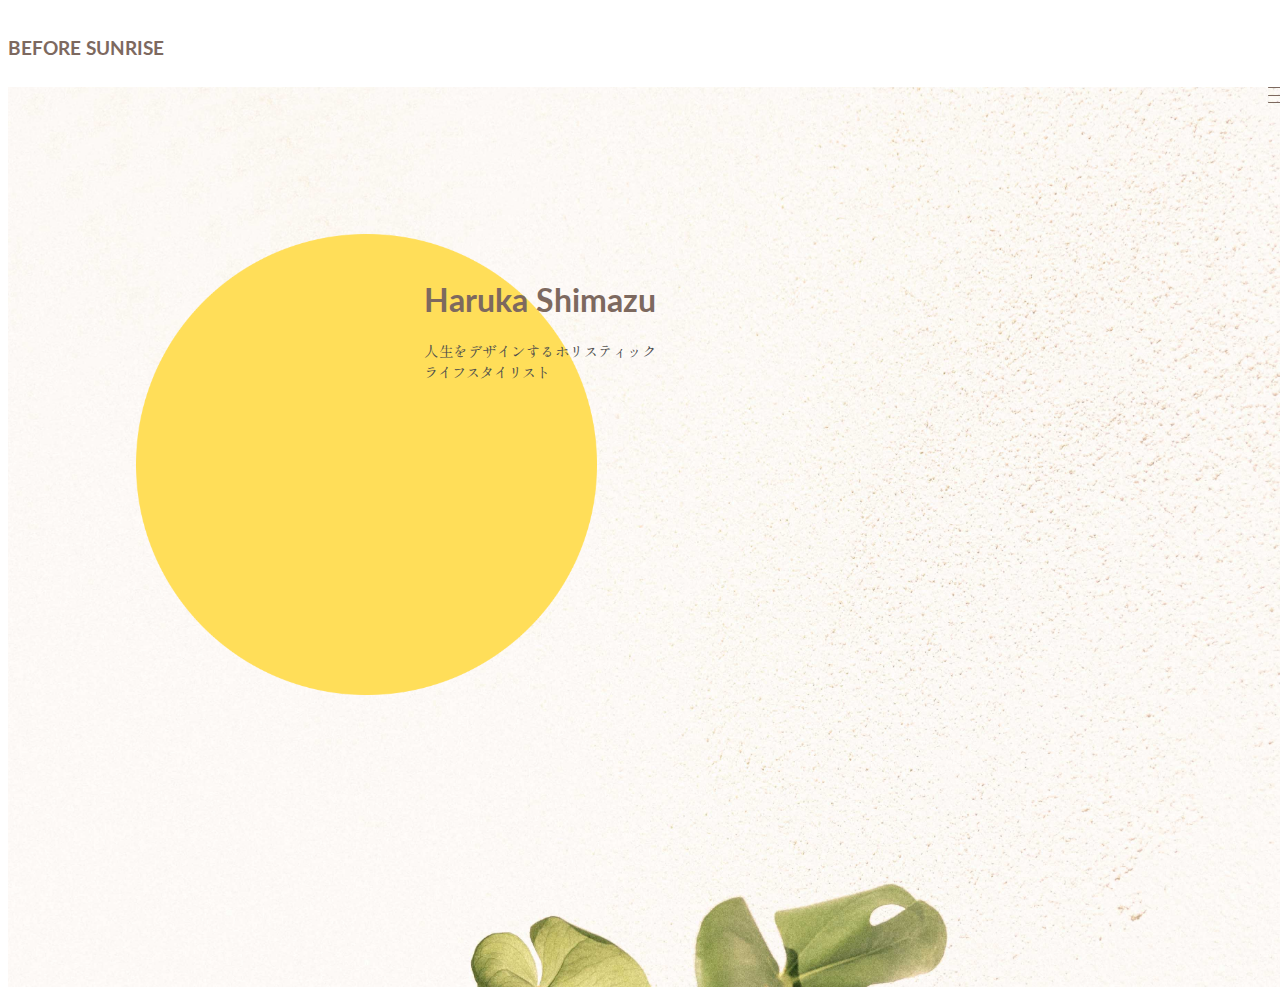
<file: index.html>
<!DOCTYPE html>
<html lang="en" dir="ltr">

<head>
  <meta charset="utf-8">
  <meta http-equiv="X-UA-Compatible" content="IE=edge">
  <meta name="viewport" content="width=device-width, initial-scale=1">
  <title>Before Sunrise | Holistic lifestyle</title>

  <!-- Bootstrap Scripts -->
  <link href="https://cdn.jsdelivr.net/npm/bootstrap@5.0.0-beta2/dist/css/bootstrap.min.css" rel="stylesheet" integrity="sha384-BmbxuPwQa2lc/FVzBcNJ7UAyJxM6wuqIj61tLrc4wSX0szH/Ev+nYRRuWlolflfl" crossorigin="anonymous">

  <!-- Google Font APIs -->
  <link rel="preconnect" href="https://fonts.gstatic.com">
  <link href="https://fonts.googleapis.com/css2?family=Cinzel&family=Gilda+Display&family=Lato:wght@100;300&family=Shippori+Mincho&display=swap" rel="stylesheet">

  <!-- CSS Stylesheets -->
  <link rel="stylesheet" href="css/menu.css">
  <link rel="stylesheet" href="css/styles.css">

</head>

<body>
  <nav class="navbar fixed-top bg-white">
    <div class="container-fluid">
      <a class="home-menu" href="index.html#">
        <h3>Before Sunrise</h3>
      </a>
      <div class="d-flex">
        <input type="checkbox" id="menuToggle"></input>

        <label for="menuToggle" class="menuOpen">
          <div class="open"></div>
        </label>

        <div class="menu menuEffects">
          <label for="menuToggle"></label>
          <div class="menuContent">
            <ul>
              <li class="menu-items"><a href="about.html#">About</a></li>
              <li class="menu-items"><a href="blog.html#">Blog</a></li>
              <li class="menu-items"><a href="podcast.html#">Podcast</a></li>
              <li class="menu-items"><a href="contact.html#">Contact</a></li>
            </ul>
          </div>
        </div>
      </div>
    </div>
  </nav>

  <div class="background col">
    <div class="intro">
      <img class="circle" src="assets/images/yellow-circle.png" alt="yellow circle">
      <div class="intro-text">
        <h1>Haruka Shimazu</h1>
        <p>人生をデザインするホリスティックライフスタイリスト</p>
      </div>
    </div>
  </div>

  <script src="https://cdn.jsdelivr.net/npm/bootstrap@5.0.0-beta2/dist/js/bootstrap.bundle.min.js" integrity="sha384-b5kHyXgcpbZJO/tY9Ul7kGkf1S0CWuKcCD38l8YkeH8z8QjE0GmW1gYU5S9FOnJ0" crossorigin="anonymous"></script>

</body>

</html>
</file>
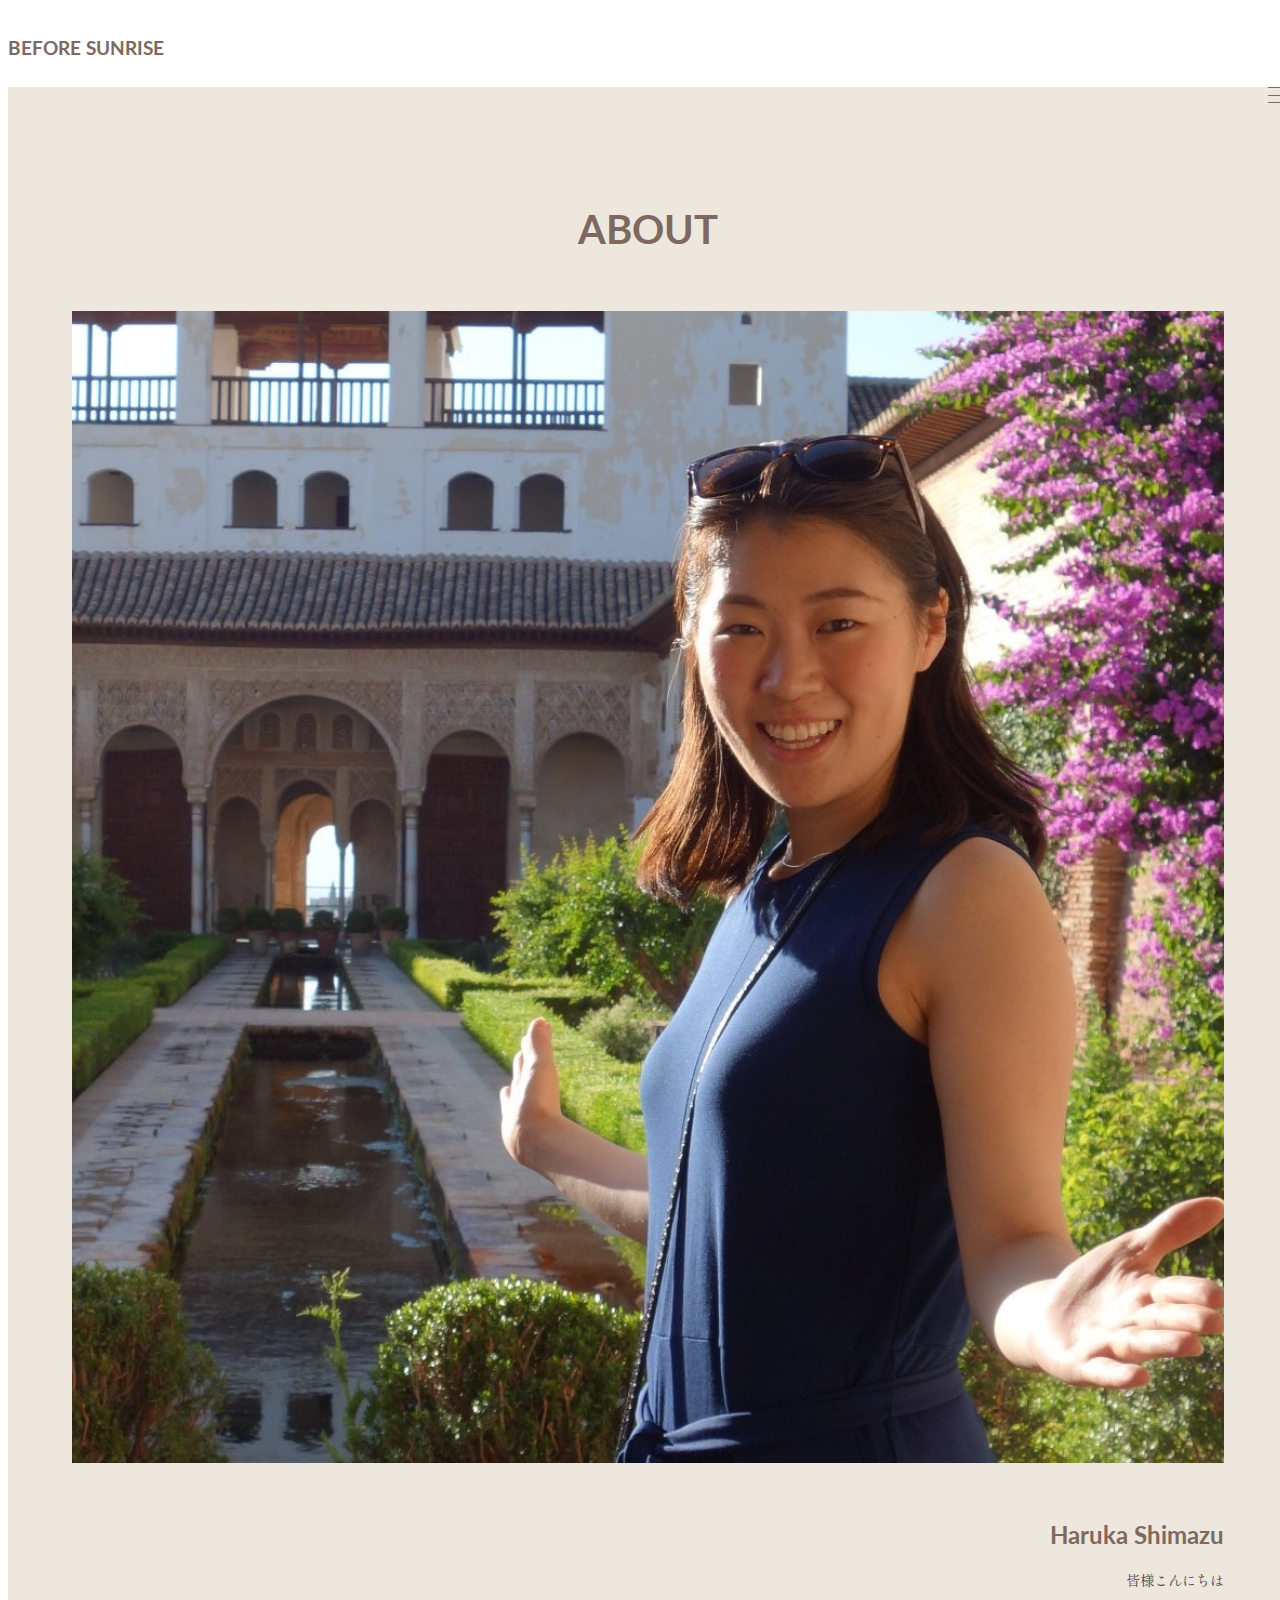
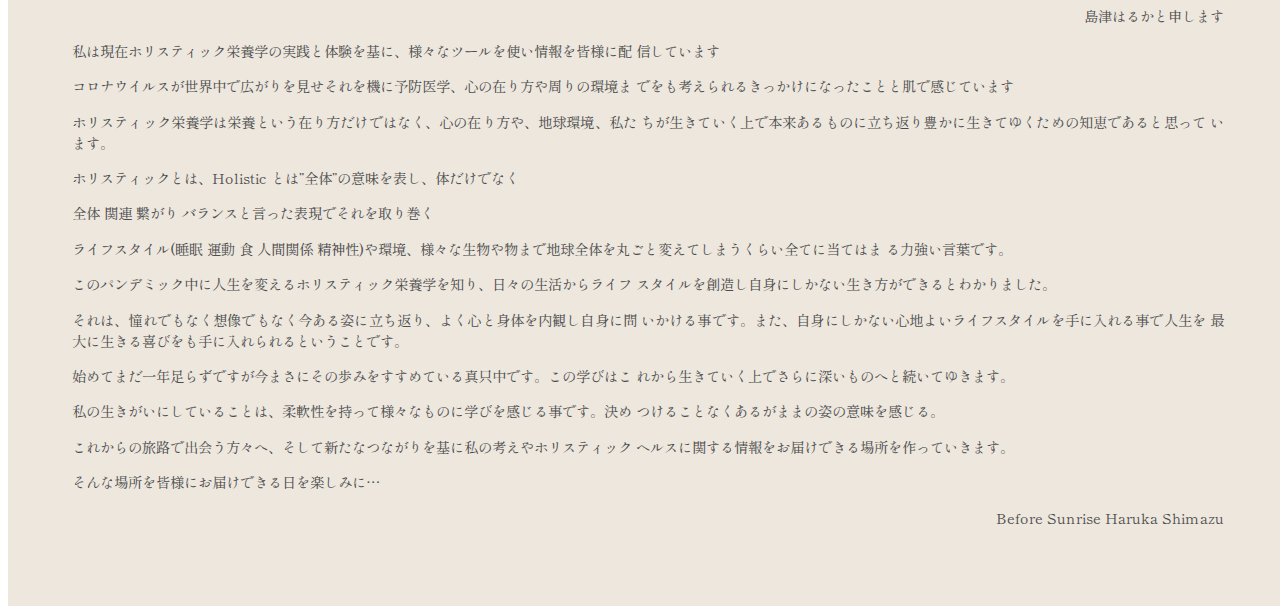
<file: about.html>
<!DOCTYPE html>
<html lang="en" dir="ltr">

<head>
  <meta charset="utf-8">
  <meta http-equiv="X-UA-Compatible" content="IE=edge">
  <meta name="viewport" content="width=device-width, initial-scale=1">
  <title>About | Before Sunrise</title>

  <!-- Bootstrap Scripts -->
  <link href="https://cdn.jsdelivr.net/npm/bootstrap@5.0.0-beta2/dist/css/bootstrap.min.css" rel="stylesheet" integrity="sha384-BmbxuPwQa2lc/FVzBcNJ7UAyJxM6wuqIj61tLrc4wSX0szH/Ev+nYRRuWlolflfl" crossorigin="anonymous">

  <!-- Google Font APIs -->
  <link rel="preconnect" href="https://fonts.gstatic.com">
  <link href="https://fonts.googleapis.com/css2?family=Cinzel:wght@400;600&family=Gilda+Display&family=Lato:wght@100;300&family=Shippori+Mincho&display=swap" rel="stylesheet">

  <!-- CSS Stylesheets -->
  <link rel="stylesheet" href="css/menu.css">
  <link rel="stylesheet" href="css/styles.css">

</head>

<body>
  <nav class="navbar fixed-top bg-white">
    <div class="container-fluid">
      <a id="menu-label" class="home-menu" href="index.html#">
        <h3>Before Sunrise</h3>
      </a>
      <div class="d-flex" id="menu-area">
        <input type="checkbox" id="menuToggle"></input>

        <label for="menuToggle" class="menuOpen">
          <div class="open"></div>
        </label>

        <div class="menu menuEffects">
          <label for="menuToggle"></label>
          <div class="menuContent">
            <ul>
              <li>
                <p class="menu-items">About</p>
              </li>
              <li class="menu-items"><a href="blog.html#">Blog</a></li>
              <li class="menu-items"><a href="podcast.html#">Podcast</a></li>
              <li class="menu-items"><a href="contact.html#">Contact</a></li>
            </ul>
          </div>
        </div>
      </div>
    </div>
  </nav>

  <div class="col">
    <div class="page-container">
      <h1 class="page-header">About</h1>
      <img class="haruka-image" src="assets\images\haruka-square.jpeg" alt="Haruka san">
      <div class="jp-text">
        <h2 class="right-align">Haruka Shimazu</h2>
        <p class="right-align">皆様こんにちは </p>
        <p class="right-align">島津はるかと申します</p>
        <p>私は現在ホリスティック栄養学の実践と体験を基に、様々なツールを使い情報を皆様に配 信しています</p>
        <p>コロナウイルスが世界中で広がりを見せそれを機に予防医学、心の在り方や周りの環境ま でをも考えられるきっかけになったことと肌で感じています</p>
        <p>ホリスティック栄養学は栄養という在り方だけではなく、心の在り方や、地球環境、私た ちが生きていく上で本来あるものに立ち返り豊かに生きてゆくための知恵であると思って います。</p>
        <p>ホリスティックとは、Holistic とは”全体”の意味を表し、体だけでなく</p>
        <p>全体 関連 繋がり バランスと言った表現でそれを取り巻く</p>
        <p>ライフスタイル(睡眠 運動 食 人間関係 精神性)や環境、様々な生物や物まで地球全体を丸ごと変えてしまうくらい全てに当てはま る力強い言葉です。</p>
        <p>このパンデミック中に人生を変えるホリスティック栄養学を知り、日々の生活からライフ スタイルを創造し自身にしかない生き方ができるとわかりました。</p>
        <p>それは、憧れでもなく想像でもなく今ある姿に立ち返り、よく心と身体を内観し自身に問 いかける事です。また、自身にしかない心地よいライフスタイルを手に入れる事で人生を 最大に生きる喜びをも手に入れられるということです。</p>
        <p>始めてまだ一年足らずですが今まさにその歩みをすすめている真只中です。この学びはこ れから生きていく上でさらに深いものへと続いてゆきます。</p>
        <p>私の生きがいにしていることは、柔軟性を持って様々なものに学びを感じる事です。決め つけることなくあるがままの姿の意味を感じる。</p>
        <p>これからの旅路で出会う方々へ、そして新たなつながりを基に私の考えやホリスティック ヘルスに関する情報をお届けできる場所を作っていきます。</p>
        <p>そんな場所を皆様にお届けできる日を楽しみに…</p>
        <p class="right-align">Before Sunrise Haruka Shimazu</p>
      </div>

    </div>


  </div>

  <script src="https://cdn.jsdelivr.net/npm/bootstrap@5.0.0-beta2/dist/js/bootstrap.bundle.min.js" integrity="sha384-b5kHyXgcpbZJO/tY9Ul7kGkf1S0CWuKcCD38l8YkeH8z8QjE0GmW1gYU5S9FOnJ0" crossorigin="anonymous"></script>

</body>

</html>
</file>
<file: css/menu.css>
input {
  display: none;
}

* {
  -webkit-box-sizing: content-box;
  -moz-box-sizing: content-box;
  box-sizing: content-box;
}

*:before,
*:after {
  -webkit-box-sizing: content-box;
  -moz-box-sizing: content-box;
  box-sizing: content-box;
}

.open {
  background-color: #7d695f;
  width: 20px;
  height: 1px;
  display: block;
  border-radius: 2px;
  cursor: pointer;
  position: relative;
  top: 8px;
}

.open:before {
  content: "";
  background-color: #7d695f;
  width: 20px;
  height: 1px;
  display: block;
  border-radius: 2px;
  position: relative;
  top: -8px;
  transform: rotate(0deg);
  transition: all 0.3s ease;
}

.open:after {
  content: "";
  background-color: #7d695f;
  width: 20px;
  height: 1px;
  display: block;
  border-radius: 2px;
  position: relative;
  top: 6px;
  transform: rotate(0deg);
  transition: all 0.3s ease;
}

.menuOpen {
  width: 20px;
  height: 20px;
  display: block;
  padding: 10px 0;
  cursor: pointer;
  float: right;
}

.menuOpen:hover .open:before {
  top: -5px;
}

.menuOpen:hover .open:after {
  top: 4px;
}

.menu {
  position: fixed;
  width: 100vw;
  height: 100vh;
  top: 0;
  left: 0;
  background: #ede7de;
  z-index: 2;
}

.menu label {
  width: 20%;
  height: 10%;
  position: absolute;
  right: 0;
  top: 0;
  background-size: 100%;
  cursor: pointer;
}

.menu .menuContent {
  position: relative;
  top: 10%;
  text-align: center;
  padding-bottom: 20px;
}

.menu ul {
  list-style: none;
  padding: 0;
  margin: 10px auto;
}

.menu ul li a {
  display: block;
  color: #7d695f;
  font-size: 2rem;
  text-decoration: none;
  transition: color 0.2s;
  text-transform: uppercase;
  margin: 15% 0;
}

.menu ul li a:hover {
  color: #7d695f;
  text-transform: uppercase;
}

.menu ul li p {
  display: block;
  color: #7d695f;
  font-size: 2rem;
  font-weight: 600;
  text-decoration: none;
  transition: color 0.2s;
  margin: 15% 0;
  text-transform: uppercase;
}

.menuEffects {
  opacity: 0;
  visibility: hidden;
  transition: opacity 0.5s, visibility 0.5s;
}

.menuEffects ul {
  transform: translateY(0%);
  transition: all 0.5s;
}

#menuToggle:checked~.menuEffects {
  opacity: 1;
  visibility: visible;
  transition: opacity 0.5s;
}

#menuToggle:checked~.menuEffects ul {
  opacity: 1;
}

#menuToggle:checked~.menuOpen .open {
  background-color: transparent;
}

#menuToggle:checked~.menuOpen .open:before {
  content: "";
  height: 2px;
  background-color: #7d695f;
  transform: rotate(45deg);
  position: absolute;
  top: 0;
  right: 0;
  z-index: 3;
}

#menuToggle:checked~.menuOpen .open:after {
  content: "";
  height: 2px;
  background-color: #7d695f;
  transform: rotate(-45deg);
  position: relative;
  top: 0;
  right: 0;
  z-index: 3;
}

.menuOpen:hover .open:after {
  top: 4px;
}

#menuToggle:not(:checked)~.menuEffects ul {
  transform: translateY(-30%);
}
</file>
<file: css/styles.css>
/* Theme Colors
#7d695f
#e8debd
#ede7de
#ffde59 */
/* Bootstrap edits */
.col {
  padding: 0;
}

.row {
  margin: 0;
  padding: 0;
}

.container {
  padding: 0;
}

/* Global styles */
html, body {
  height: 100%;
  width: 100%;
}

.navbar {
  padding: 10px 0;
}

.page-container {
  padding: 60px 5% 5%;
  background-color: #ede7de;
}

.page-header {
  margin-top: 5%;
  text-align: center;
  font-size: 2.5rem;
  text-transform: uppercase;
}

/* Fonts */
.home-menu {
  text-decoration: none;
  text-transform: uppercase;
}

h1, h2, h3, h4, h5, h6 {
  font-family: 'Lato', sans-serif;
  color: #7d695f;
}

p {
  font-family: 'Shippori Mincho', serif;
  font-size: 0.9rem;
  color: #4c4c4c;
  text-align: justify;
  width: 0;
  min-width: 100%;
}

.menu-items {
  font-family: 'Lato', sans-serif;
  text-decoration: none;
  text-align: center;
}

.right-align {
  text-align: right;
}

/* index page */
.background {
  height: 100%;
  width: 100%;
  background-image: url('../assets/images/plant-vase-1.jpg');
  background-repeat: no-repeat;
  background-attachment: fixed;
  background-size: cover;
  margin: 0;
}

.intro {
  height: 90%;
  width: 90%;
  position: relative;
  left: 10%;
  top: 10%;
}

.circle {
  width: 40%;
  position: absolute;
  top: 7%;
}

.intro-text {
  display: inline-block;
  position: absolute;
  left: 25%;
  top: 10%;
}

/* about page */
.haruka-image {
  display: block;
  margin: 5% auto;
  height: 100%;
  width: 100%;
}
</file>
